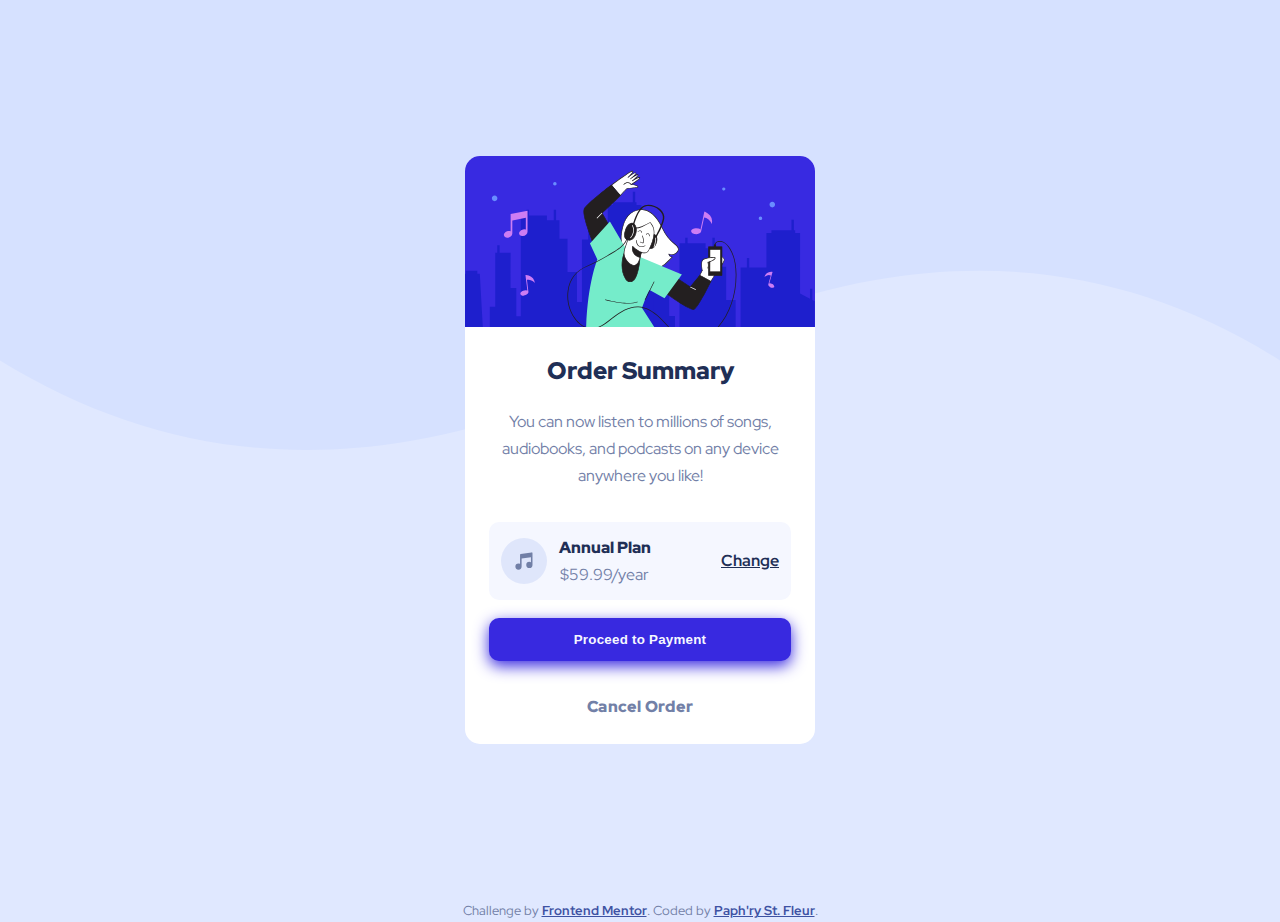
<file: 1.Starter/1_Order-summary-component-main/order-summary-component-main/index.html>
<!DOCTYPE html>
<html lang="en">
<head>
  <meta charset="UTF-8">
  <meta name="viewport" content="width=device-width, initial-scale=1.0"> 
  <meta name="description" content="Order summary component -  Flex Card">
  <meta name="keywords" content="HTML, CSS - Newbie">
  <meta name="author" content="Paphery - Paphdev">
  <!-- displays site properly based on user's device -->
  <link rel="icon" type="image/png" sizes="32x32" href="./images/favicon-32x32.png">
  <title>Order summary card</title>
  <!-- Styles -->
  <link rel="stylesheet" href="styles.css">
  <style>
    .attribution { font-size: 13px; text-align: center; }
    .attribution a { color: hsl(228, 45%, 44%);
                      transition: all 0.3s linear;
                    font-weight: 700; }
    .attribution a:hover{color:crimson;}
  </style>
</head>

<body>
<div class="container">
  <section class="wrapper">
    <div class="card">
      <!-- Card Image/Header -->
      <div class="card-img">
        <img src="./images/illustration-hero.svg" alt="Hero" class="hero-img">
      </div>
      <!-- Card Body -->
      <div class="card-body">
        <div class="title">
          <h2>
            Order Summary
          </h2>
        </div>
        <div class="description">
          <p>
            You can now listen to millions of songs, audiobooks, and podcasts on any
            device anywhere you like!
          </p>
        </div>
        <div class="annual-plan">
          <div class="plans">
            <img src="./images/icon-music.svg" alt="Icon Music" class="icon-music">
            <div class="plan">
              <p>Annual Plan</p>
              <p>$59.99/year</p>
            </div>
          </div>
          <div class="change">
            <p>Change</p>
          </div>
        </div>
        <button type="button" class="btn">
          Proceed to Payment
        </button>
        <div class="cancel">
          <p>Cancel Order</p>
        </div>
      </div>
    </div>
  </section>
</div>

  <!-- Footer -->
  <div class="attribution">
    Challenge by <a href="https://www.frontendmentor.io?ref=challenge" target="_blank">Frontend Mentor</a>. 
    Coded by <a href="#">Paph'ry St. Fleur</a>.
  </div>
</body>
</html>
</file>
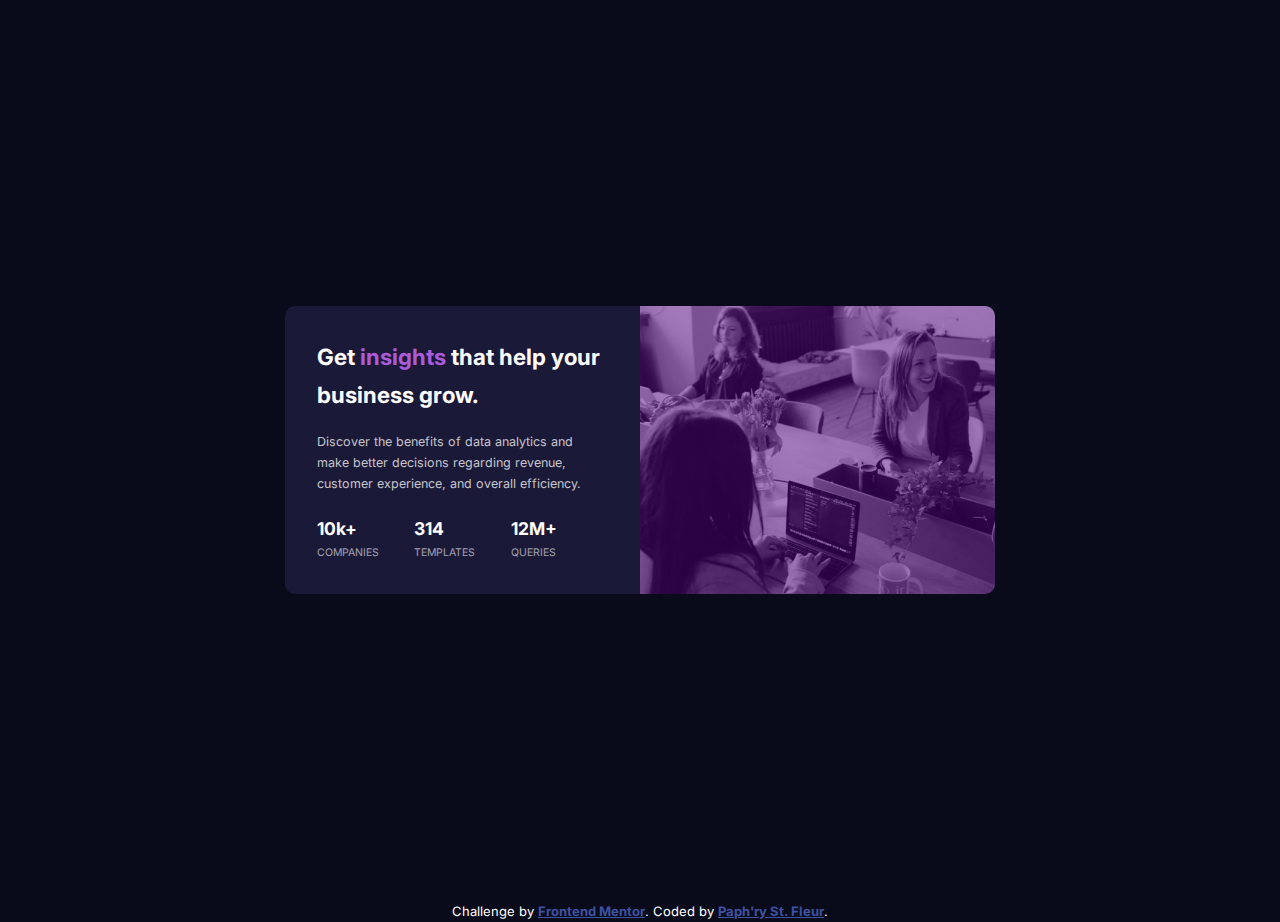
<file: 1.Starter/2_Stats-preview-card-component-main/stats-preview-card-component-main/index.html>
<!DOCTYPE html>
<html lang="en">
<head>
  <meta charset="UTF-8">
  <meta name="viewport" content="width=device-width, initial-scale=1.0"> 
  <meta name="description" content="Order summary component -  Using Grid">
  <meta name="keywords" content="HTML, CSS - Newbie">
  <meta name="author" content="Paphery - Paphdev">
  <!-- displays site properly based on user's device -->
  <link rel="icon" type="image/png" sizes="32x32" href="./images/favicon-32x32.png">
  <title>Stats preview card component</title>
    <style>
      .attribution {font-size: 13px; text-align: center;}
      .attribution a {color: hsl(228, 45%, 44%);
                      transition: all 0.3s linear;
                      font-weight: 700;}
      .attribution a:hover {
        color: crimson;
      }
    </style>
    <link rel="stylesheet" href="styles.css ">
</head>
<body>
  <div class="container">
    <section class="wrapper">
      <div class="card">
        <div class="card-img"></div>
        <div class="card-body">
          <!-- Title -->
          <div class="title">
            <h2>
              Get <span class="highlight">insights</span> that help your business grow.
            </h2>
          </div>
          <!-- Card Description -->
          <article class="card-description">
            <p>
              Discover the benefits of data analytics and make better decisions regarding revenue, customer 
              experience, and overall efficiency.
            </p>
          </article>
          <!-- Card Stats -->
          <div class="card-stats">
            <div class="companies">
              <h3>10k+</h3>
              <p>companies</p>
            </div>
            <div class="templates">
              <h3>314</h3>
              <p>templates</p>
            </div>
            <div class="queries">
              <h3>12M+</h3>
              <p>queries</p>
            </div>
          </div>
        </div>
      </div>
    </section>
  </div>

  <div class="attribution">
    Challenge by <a href="https://www.frontendmentor.io?ref=challenge" target="_blank">Frontend Mentor</a>. 
    Coded by <a href="#">Paph'ry St. Fleur</a>.
  </div>
</body>
</html>
</file>
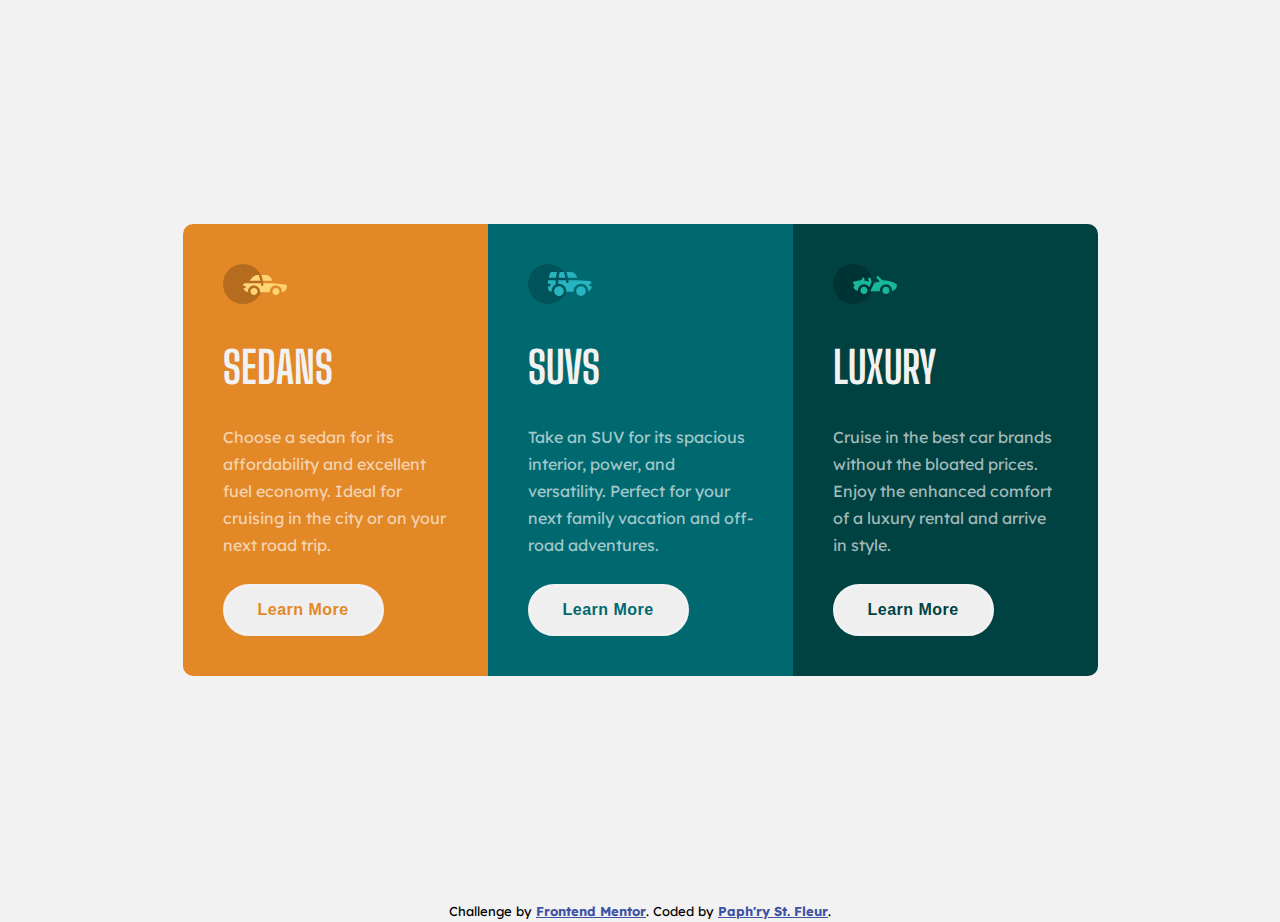
<file: 1.Starter/4_3-Column-preview-card-component-main/3-column-preview-card-component-main/index.html>
<!DOCTYPE html>
<html lang="en">
<head>
  <meta charset="UTF-8">
  <meta name="viewport" content="width=device-width, initial-scale=1.0"> 
  <meta name="description" content="3-column preview card component using Flex">
  <meta name="keywords" content="HTML, CSS - Newbie">
  <meta name="author" content="Paphery - Paphdev">
  <!-- displays site properly based on user's device -->
  <link rel="icon" type="image/png" sizes="32x32" href="./images/favicon-32x32.png">
  <title>3-column preview card component</title>

  <!-- Feel free to remove these styles or customise in your own stylesheet 👍 -->
<style>
    .attribution { font-size: 13px; text-align: center; }
    .attribution a { color: hsl(228, 45%, 44%);
                      transition: all 0.3s linear;
                    font-weight: 700; }
    .attribution a:hover{color:crimson;}
  </style>
  <link rel="stylesheet" href="styles.css">
</head>
<body>
  <main class="container">
    <section class="wrapper">

      <!-- Single Card -->
      <div class="card card-sedans">
        <div class="card-header">
          <div class="card-img">
            <img src="./images/icon-sedans.svg" alt="Sedans" class="photo-sedans">
          </div>
          <div class="card-title">
            <h1>Sedans</h1>
          </div>
        </div>
        <div class="card-body">
          <p class="lead">
            Choose a sedan for its affordability and excellent fuel economy. Ideal for cruising in the city or on your next road trip.
          </p>
        </div>
        <div class="card-footer">
          <button type="button" class="btn btn-sedans">learn more</button>
        </div>
      </div>
      <!-- End of Single Card -->
      
      <!-- Single Card -->
      <div class="card card-suvs">
        <div class="card-header">
          <div class="card-img">
            <img src="./images/icon-suvs.svg" alt="SUVs" class="photo-suv">
          </div>
          <div class="card-title">
            <h1>SUVs</h1>
          </div>
        </div>
        <div class="card-body">
          <p class="lead">
            Take an SUV for its spacious interior, power, and versatility. Perfect for your next family vacation
            and off-road adventures.
          </p>
        </div>
        <div class="card-footer">
          <button type="button" class="btn btn-suvs">learn more</button>
        </div>
      </div>
      <!-- End of Single Card -->
      
      <!-- Single Card -->
      <div class="card card-luxury">
        <div class="card-header">
          <div class="card-img">
            <img src="./images/icon-luxury.svg" alt="Luxury" class="photo-luxury">
          </div>
          <div class="card-title">
            <h1>Luxury</h1>
          </div>
        </div>
        <div class="card-body">
          <p class="lead">
            Cruise in the best car brands without the bloated prices. Enjoy the enhanced comfort of a luxury rental and arrive in
            style.
          </p>
        </div>
        <div class="card-footer">
          <button type="button" class="btn btn-luxury">learn more</button>
        </div>
      </div>
      <!-- End of Single Card -->

    </section>
  </main>
  <div class="attribution">
    Challenge by <a href="https://www.frontendmentor.io?ref=challenge" target="_blank">Frontend Mentor</a>. 
    Coded by <a href="#">Paph'ry St. Fleur</a>.
  </div>
</body>
</html>
</file>
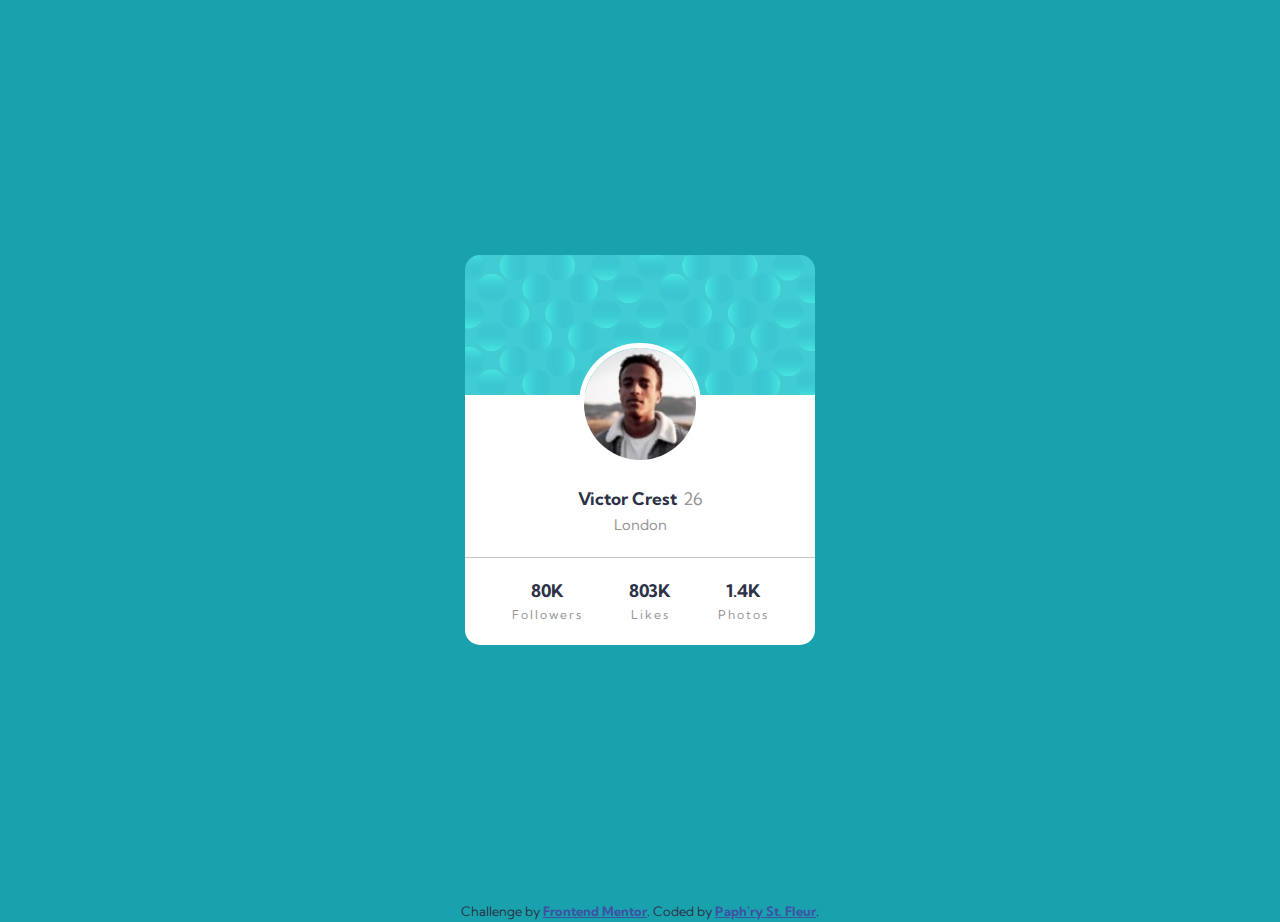
<file: 1.Starter/5-Profile-card-component-main/profile-card-component-main/index.html>
<!DOCTYPE html>
<html lang="en">
<head>
  <meta charset="UTF-8">
  <meta name="viewport" content="width=device-width, initial-scale=1.0"> 
  <meta name="description" content="Responsive Profile card component">
  <meta name="keywords" content="HTML, CSS - Newbie">
  <meta name="author" content="Paphery - Paphdev">
  <!-- displays site properly based on user's device -->
  <link rel="icon" type="image/png" sizes="32x32" href="./images/favicon-32x32.png">
  <title>Profile card component</title>

  <!-- Feel free to remove these styles or customise in your own stylesheet 👍 -->
  <style>
    .attribution { font-size: 13px; text-align: center; }
    .attribution a { color: hsl(228, 45%, 44%);
                      transition: all 0.3s linear;
                    font-weight: 700; }
    .attribution a:hover{color:crimson;}
  </style>
  <link rel="stylesheet" href="styles.css">
</head>
<body>
  <div class="container">
    <div class="pattern-top">
      <!-- <img src="./images/bg-pattern-top.svg" alt=""> -->
    </div>
    <!-- <img src="./images/bg-pattern-top.svg" alt="" class="pattern-top"> -->
    <div class="wrapper">
      <div class="card">
        <!-- Header -->
        <div class="card-header">
          <img src="./images/bg-pattern-card.svg" alt="Backgeound Pattern" class="bg-pattern">
        </div>
        <!-- Body -->
        <div class="card-body">
          <img src="./images/image-victor.jpg" alt="Card Image" class="card-photo">
          <div class="card-title">
            <p class="lead">Victor Crest <span class="age">26</span></p>
            <p class="city">London</p>
          </div>
        </div>
        <!-- Footer -->
        <div class="card-footer">
          <div class="card-stats" id="followers">
            <p class="stats">80K</p>
            <p>Followers</p>
          </div>
          <div class="card-stats" id="likes">
            <p class="stats">803K</p>
            <p>Likes</p>
          </div>
          <div class="card-stats" id="photos">
            <p class="stats">1.4K</p>
            <p>Photos</p>
          </div>
        </div>
      </div>
    </div>
    <div class="pattern-bottom"></div>
  </div>
  <div class="attribution">
    Challenge by <a href="https://www.frontendmentor.io?ref=challenge" target="_blank">Frontend Mentor</a>. 
    Coded by <a href="#">Paph'ry St. Fleur</a>.
  </div>
</body>
</html>
</file>
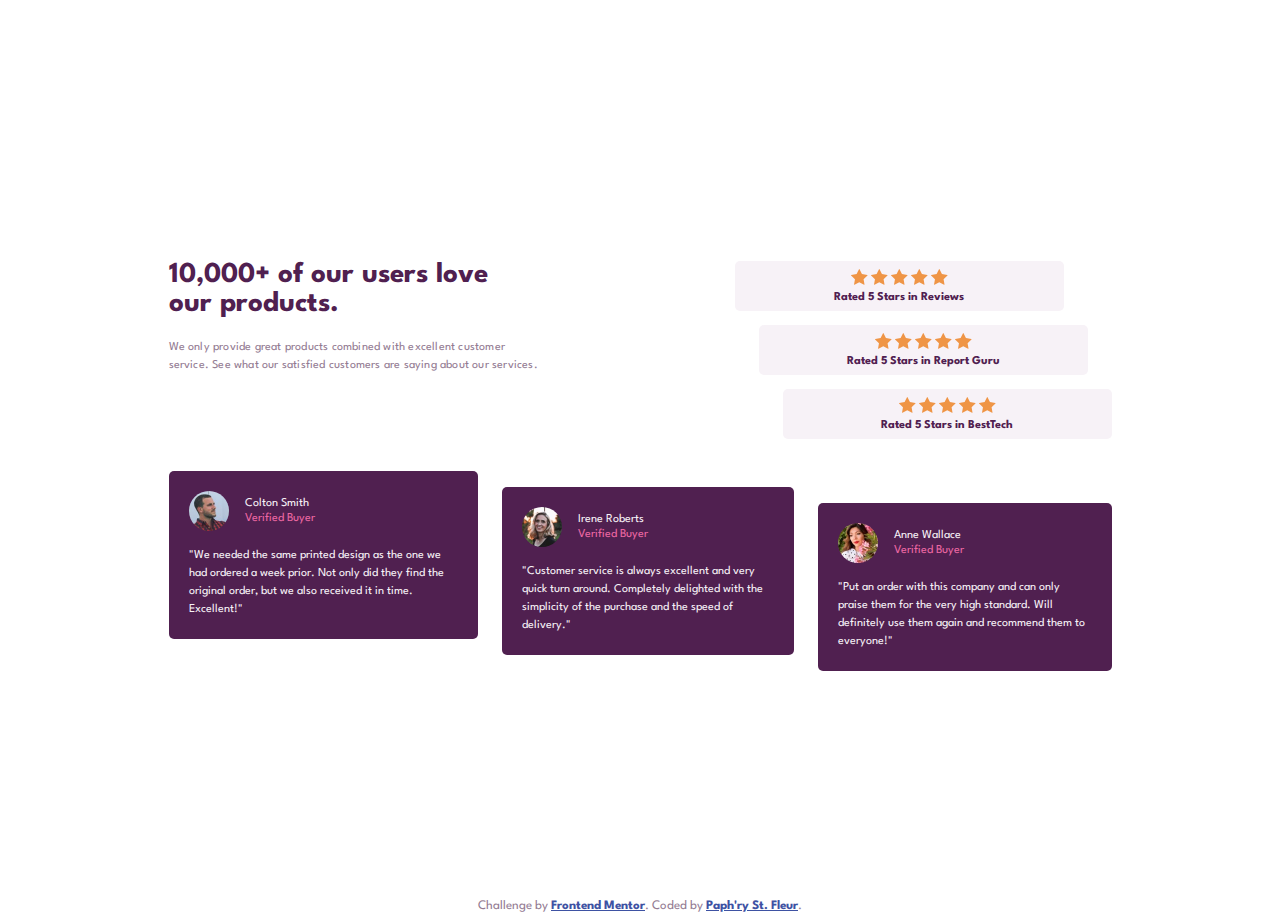
<file: 1.Starter/6_Social-proof-section-master/social-proof-section-master/index.html>
<!DOCTYPE html>
<html lang="en">
  <head>
    <meta charset="UTF-8" />
    <meta name="viewport" content="width=device-width, initial-scale=1.0" />
    <meta name="description" content="Social proof section using flex">
    <meta name="keywords" content="HTML, CSS - Newbie">
    <meta name="author" content="Paphery - Paphdev">
    <!-- displays site properly based on user's device -->

    <link
      rel="icon"
      type="image/png"
      sizes="32x32"
      href="./images/favicon-32x32.png"
    />

    <title>Frontend Mentor | Social proof section</title>

    <!-- Feel free to remove these styles or customise in your own stylesheet 👍 -->
    <style>
    .attribution { font-size: 13px; text-align: center; }
    .attribution a { color: hsl(228, 45%, 44%);
                      transition: all 0.3s linear;
                    font-weight: 700; }
    .attribution a:hover{color:crimson;}
  </style>
  <link rel="stylesheet" href="styles.css">
  </head>
  <body>
    <main class="container">
      <section class="section-center">
        <article class="header">
          
           <!-- Intro -->
          <div class="intro">
            <div class="title">
              <h1>
                10,000+ of our users love our products.
              </h1>
            </div>
            <div class="txt-intro">
              <p>
                We only provide great products combined with excellent customer service.
                See what our satisfied customers are saying about our services.
              </p>
            </div>
          </div>

          <!-- Reviews -->
          <div class="reviews">
            <!-- Review -->
            <div class="review top-review">
              <div class="icon-stars">
                <img src="./images/icon-star.svg" alt="Icon Star" class="icon-star">
                <img src="./images/icon-star.svg" alt="Icon Star" class="icon-star">
                <img src="./images/icon-star.svg" alt="Icon Star" class="icon-star">
                <img src="./images/icon-star.svg" alt="Icon Star" class="icon-star">
                <img src="./images/icon-star.svg" alt="Icon Star" class="icon-star">
              </div>
              <p class="comment">Rated 5 Stars in Reviews</p>
            </div>
            <!-- End of review -->
            <!-- Review -->
            <div class="review mid-review">
              <div class="icon-stars">
                <img src="./images/icon-star.svg" alt="Icon Star" class="icon-star">
                <img src="./images/icon-star.svg" alt="Icon Star" class="icon-star">
                <img src="./images/icon-star.svg" alt="Icon Star" class="icon-star">
                <img src="./images/icon-star.svg" alt="Icon Star" class="icon-star">
                <img src="./images/icon-star.svg" alt="Icon Star" class="icon-star">
              </div>
              <p class="comment">Rated 5 Stars in Report Guru</p>
            </div>
            <!-- End of review -->
            <!-- Review -->
            <div class="review">
              <div class="icon-stars">
                <img src="./images/icon-star.svg" alt="Icon Star" class="icon-star">
                <img src="./images/icon-star.svg" alt="Icon Star" class="icon-star">
                <img src="./images/icon-star.svg" alt="Icon Star" class="icon-star">
                <img src="./images/icon-star.svg" alt="Icon Star" class="icon-star">
                <img src="./images/icon-star.svg" alt="Icon Star" class="icon-star">
              </div>
              <p class="comment">Rated 5 Stars in BestTech</p>
            </div>
            <!-- End of review -->
          </div>
        </article>

        <!-- Cards -->
        <article class="cards-wrapper">
          <!-- Single card -->
          <div class="card">
            <div class="profile">
              <img src="./images/image-colton.jpg" alt="Colton image" class="card-photo">
              <div class="identity">
                <p>Colton Smith</p>
                <p class="role">Verified Buyer</p>
              </div>
            </div>
            <div class="description">
              <p>
                "We needed the same printed design as the one we had ordered a week prior.
                Not only did they find the original order, but we also received it in time.
                Excellent!"
              </p>
            </div>
          </div>
          <!-- End of single card -->
          <!-- Single card -->
          <div class="card card-two">
            <div class="profile">
              <img src="./images/image-irene.jpg" alt="Irene image" class="card-photo">
              <div class="identity">
                <p>Irene Roberts</p>
                <p class="role">Verified Buyer</p>
              </div>
            </div>
            <div class="description">
              <p>
                "Customer service is always excellent and very quick turn around. Completely
                delighted with the simplicity of the purchase and the speed of delivery."
              </p>
            </div>
          </div>
          <!-- End of single card -->
          <!-- Single card -->
          <div class="card card-three">
            <div class="profile">
              <img src="./images/image-anne.jpg" alt="Anne image" class="card-photo">
              <div class="identity">
                <p>Anne Wallace</p>
                <p class="role">Verified Buyer</p>
              </div>
            </div>
            <div class="description">
              <p>
                "Put an order with this company and can only praise them for the very high
                standard. Will definitely use them again and recommend them to everyone!"
              </p>
            </div>
          </div>
          <!-- End of single card -->
        </article>
      </section>
    </main>

    <div class="attribution">
      Challenge by
      <a href="https://www.frontendmentor.io?ref=challenge" target="_blank"
        >Frontend Mentor</a
      >. Coded by <a href="#">Paph'ry St. Fleur</a>.
    </div>
  </body>
</html>
</file>
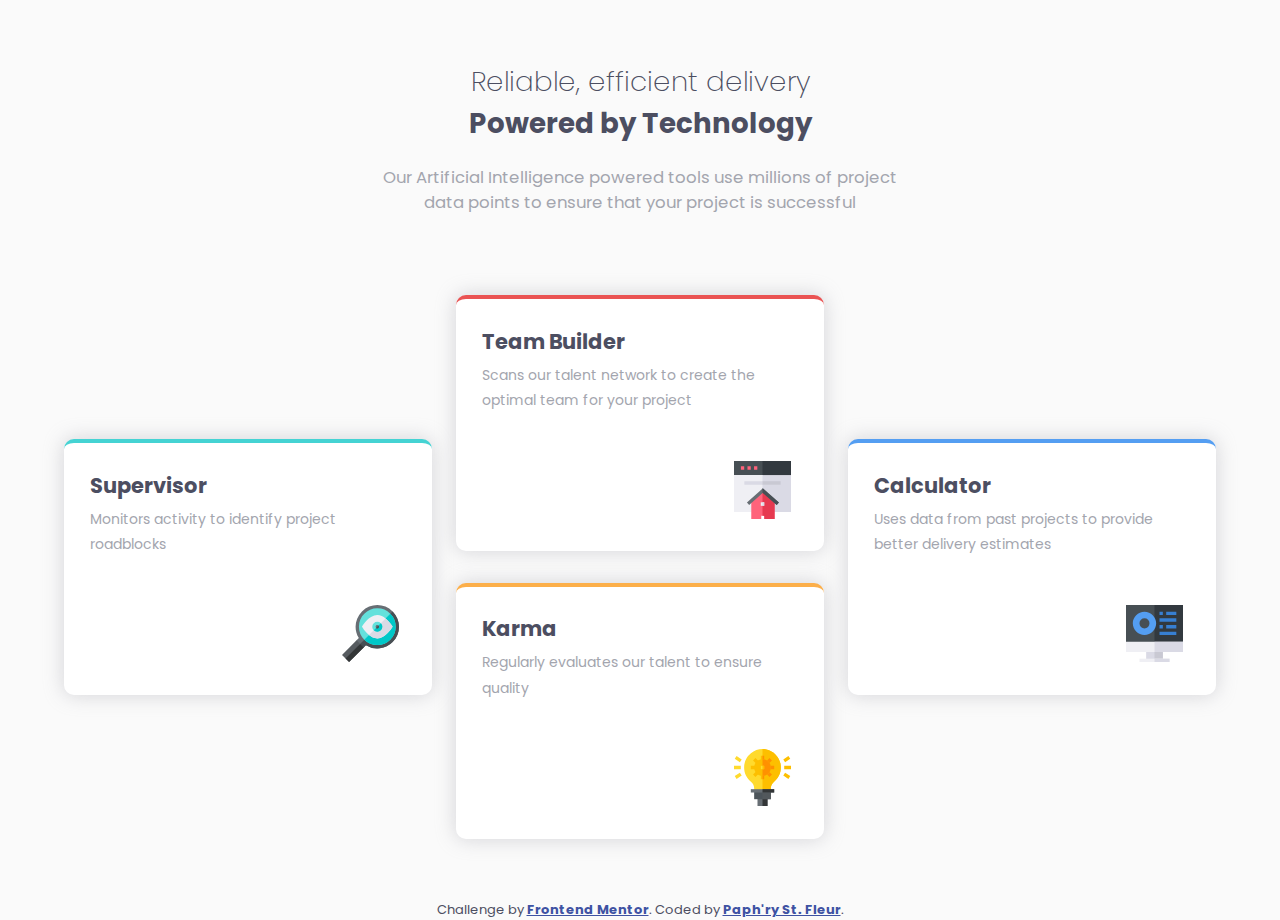
<file: 1.Starter/7_Four-card-feature-section-master/four-card-feature-section-master/index.html>
<!DOCTYPE html>
<html lang="en">
<head>
  <meta charset="UTF-8">
  <meta name="viewport" content="width=device-width, initial-scale=1.0">
  <meta name="description" content="Four card feature section using Grid">
  <meta name="keywords" content="HTML, CSS - Newbie">
  <meta name="author" content="Paphery - Paphdev">
  <!-- displays site properly based on user's device -->
  <link rel="icon" type="image/png" sizes="32x32" href="./images/favicon-32x32.png">
  <title>Frontend Mentor | Four card feature section</title>

  <!-- Feel free to remove these styles or customise in your own stylesheet 👍 -->
  <style>
    .attribution { font-size: 13px; text-align: center; }
    .attribution a { color: hsl(228, 45%, 44%);
                      transition: all 0.3s linear;
                    font-weight: 700; }
    .attribution a:hover{color:crimson;}
  </style>
  <link rel="stylesheet" href="styles.css">
</head>
<body class="main">
  <div class="container">
    <div class="section-center">
      <!-- Header -->
      <div class="header">
        <div class="titles">
          <h1 class="title light-title">
            Reliable, efficient delivery
          </h1>
          <h1 class="title bold-title">
            Powered by Technology
          </h1>
        </div>
        <div class="txt-intro">
          <p>
            Our Artificial Intelligence powered tools use millions of project data points 
            to ensure that your project is successful
          </p>
        </div>
      </div>
  
      <!-- Cards -->
      <div class="cards-wrapper">
  
        <!-- Single Card -->
        <div class="card card-top">
          <div class="card-header">
            <h2 class="card-title">
              Supervisor
            </h2>
            <p class="card-txt">
              Monitors activity to identify project roadblocks
            </p>
          </div>
          <div class="card-footer">
            <img src="./images/icon-supervisor.svg" alt="Supervisor" class="card-img">
          </div>
        </div>
        <!-- End Single Card -->
  
        <!-- Middle cards -->
        <div class="middle-cards-wrapper">
  
          <!-- Single Card -->
          <div class="card">
            <div class="card-header">
              <h2 class="card-title">
                Team Builder
              </h2>
              <p class="card-txt">
                Scans our talent network to create the optimal team for your project
              </p>
            </div>
            <div class="card-footer">
              <img src="./images/icon-team-builder.svg" alt="Team Builder" class="card-img">
            </div>
          </div>
          <!-- End Single Card -->
  
          <!-- Single Card -->
          <div class="card">
            <div class="card-header">
              <h2 class="card-title">
                Karma
              </h2>
              <p class="card-txt">
                Regularly evaluates our talent to ensure quality
              </p>
            </div>
            <div class="card-footer">
              <img src="./images/icon-karma.svg" alt="Karma" class="card-img">
            </div>
          </div>
          <!-- End Single Card -->
        </div>
        <!-- End of Middle cards -->
  
        <!-- Single Card -->
        <div class="card card-bottom">
          <div class="card-header">
            <h2 class="card-title">
              Calculator
            </h2>
            <p class="card-txt">
              Uses data from past projects to provide better delivery estimates
            </p>
          </div>
          <div class="card-footer">
            <img src="./images/icon-calculator.svg" alt="Calculator" class="card-img">
          </div>
        </div>
        <!-- End Single Card -->
      </div>
    </div>
  </div>
  <footer>
    <p class="attribution">
      Challenge by <a href="https://www.frontendmentor.io?ref=challenge" target="_blank">Frontend Mentor</a>. 
      Coded by <a href="#">Paph'ry St. Fleur</a>.
    </p>
  </footer>
</body>
</html>
</file>
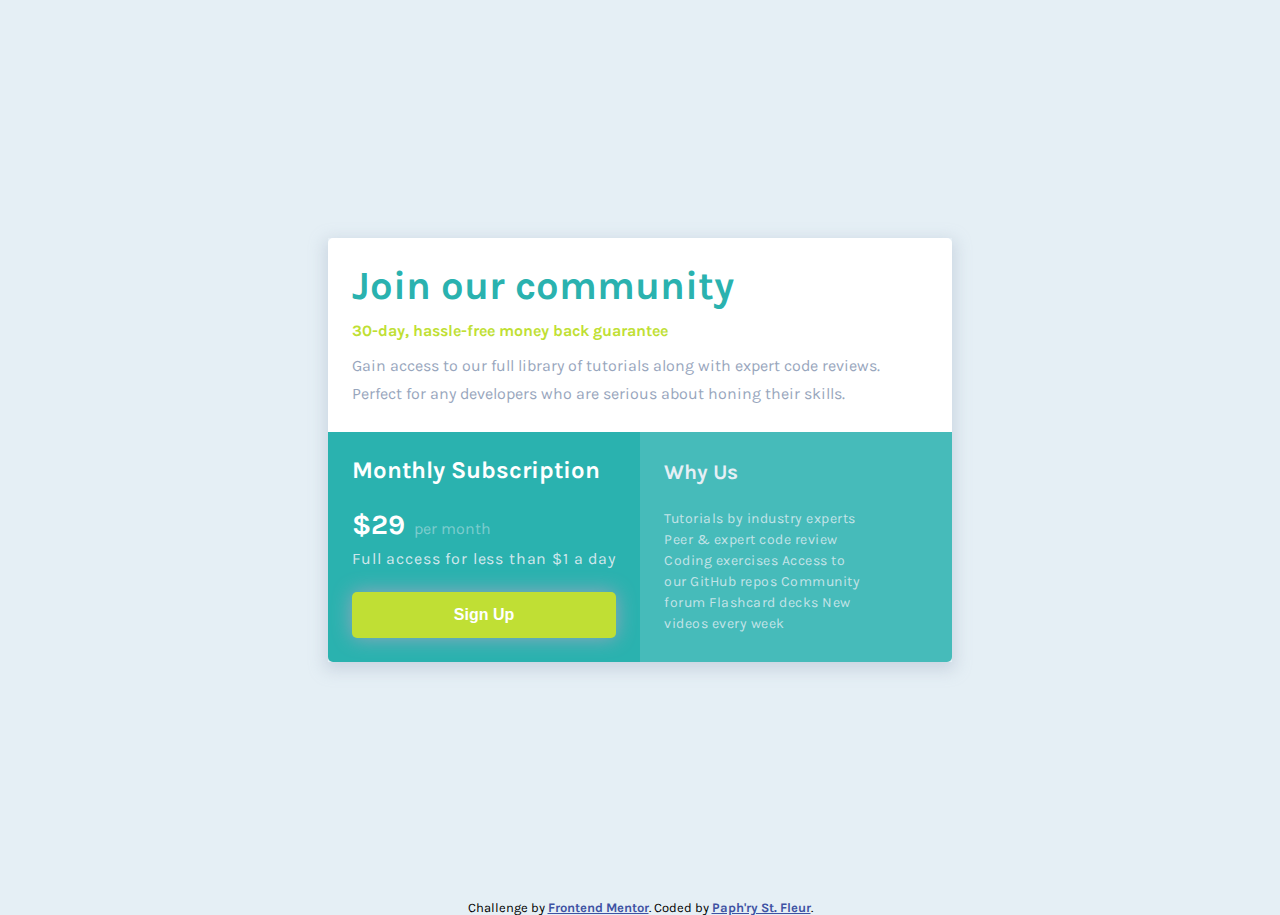
<file: 1.Starter/8_Single-price-grid-component-master/single-price-grid-component-master/index.html>
<!DOCTYPE html>
<html lang="en">
<head>
  <meta charset="UTF-8">
  <meta name="viewport" content="width=device-width, initial-scale=1.0">
  <meta name="description" content="Single price grid component">
  <meta name="keywords" content="HTML, CSS - Newbie">
  <meta name="author" content="Paphery - Paphdev">
  <!-- displays site properly based on user's device -->

  <link rel="icon" type="image/png" sizes="32x32" href="./images/favicon-32x32.png">
  
  <title>Frontend Mentor | Single Price Grid Component</title>

  <!-- Feel free to remove these styles or customise in your own stylesheet 👍 -->
  <style>
    .attribution { font-size: 13px; text-align: center; }
    .attribution a { color: hsl(228, 45%, 44%);
                      transition: all 0.3s linear;
                    font-weight: 700; }
    .attribution a:hover{color:crimson;}
  </style>
  <!-- CSS -->
  <link rel="stylesheet" href="styles.css">
</head>
<body>
  <div class="container">
    <section class="card-wrapper">

                         <!-- CARD INIT -->
      <div class="card">
        <!-- Card Header -->
        <article class="card-header">
          <h1 class="title">
            Join our community
          </h1>
          <p class="lead txt-promo">
            30-day, hassle-free money back guarantee
          </p>
          <p class="lead card-txt">
            Gain access to our full library of tutorials along with expert code reviews. 
            Perfect for any developers who are serious about honing their skills.
          </p>
        </article>
        <!-- End of Card Header -->

        <!-- Card Bottom -->
        <article class="card-bottom">
          <!-- Left Side -->
          <div class="left-side">
            <h2 class="title">
              Monthly Subscription
            </h2>
            <div class="subscription">
              <p class="lead">
                <span class="price">&dollar;29</span> <span class="light-lead">per month</span>
              </p>
              <p class="lead">
                Full access for less than &dollar;1 a day
              </p>
            </div>
            <button type="button" class="btn">Sign Up</button>
          </div>
          <!-- Right Side -->
          <div class="right-side">
            <h2 class="title">
              Why Us
            </h2>
            <p class="lead">
              Tutorials by industry experts
              Peer &amp; expert code review
              Coding exercises
              Access to our GitHub repos
              Community forum
              Flashcard decks
              New videos every week
            </p>
          </div>
        </article>
        <!-- End of Card Bottom -->
      </div>

    </section>
  </div>
  <footer>
    <p class="attribution">
      Challenge by <a href="https://www.frontendmentor.io?ref=challenge" target="_blank">Frontend Mentor</a>. 
      Coded by <a href="#">Paph'ry St. Fleur</a>.
    </p>
  </footer>
</body>
</html>
</file>
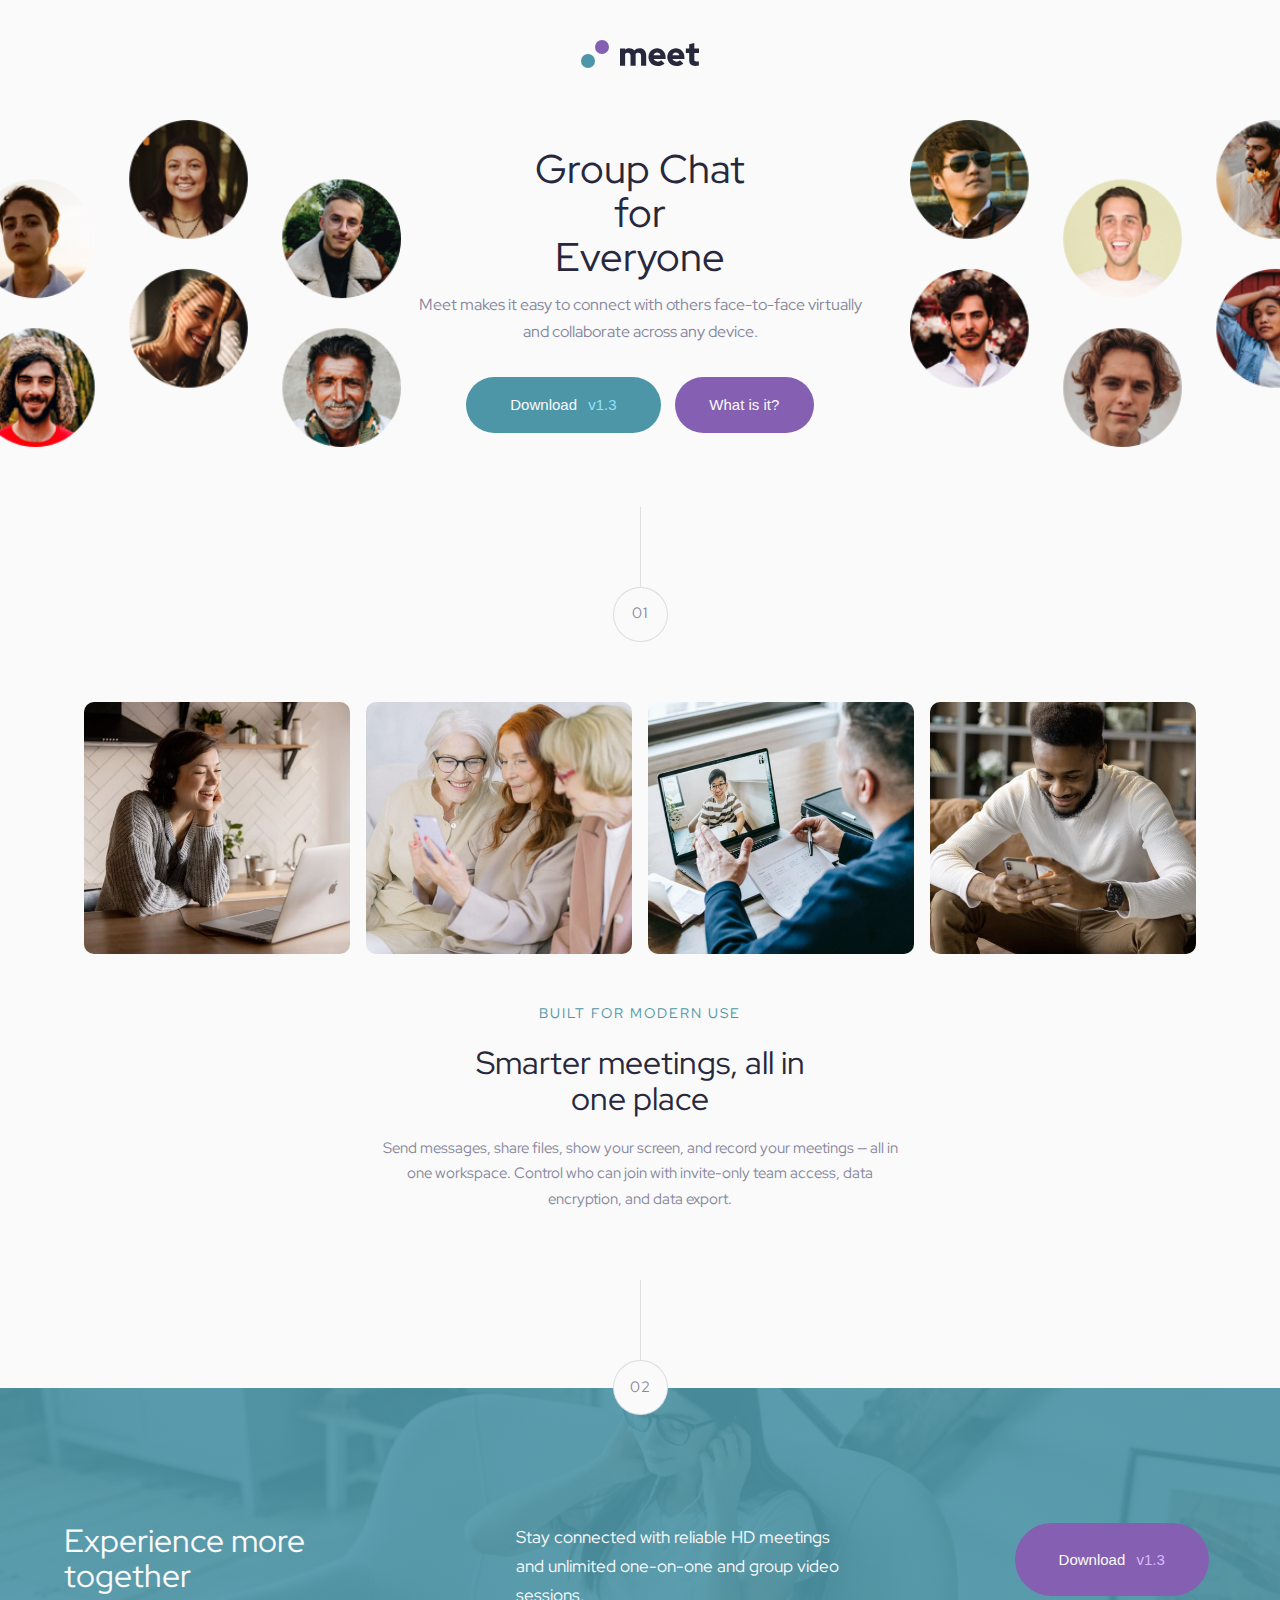
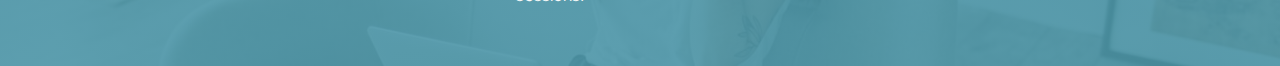
<file: 1.Starter/3_Meet-landing-page/meet-landing-page/starter-code/index.html>
<!DOCTYPE html>
<html lang="en">
<head>
  <meta charset="UTF-8">
  <meta name="viewport" content="width=device-width, initial-scale=1.0">
  <meta name="description" content="Meet landing page - Responsive Flex">
  <meta name="keywords" content="HTML, CSS - Newbie">
  <meta name="author" content="Paphery - Paphdev">
  <link rel="icon" type="image/png" sizes="32x32" href="./assets/favicon-32x32.png">
  <title>Meet landing page</title>
  <link rel="stylesheet" href="styles.css">
</head>
<body>
  <!-- Title -->
  <section class="main-logo section">
    <img src="./assets/logo.svg" alt="" class="logo">
  </section>

  <!-- Header -->
  <section class="header section">
    <div class="hero-img-left">
      <img src="./assets/desktop/image-hero-left.png" alt="Hero Image Left" class="img-hero-left-side">
    </div>
    <div class="people-img-mobile section">
      <img src="./assets/tablet/image-hero.png" alt="Image Hero" class="img-hero">
    </div>
    <article class="group-chat">
      <div class="main-title">
        <h1>Group Chat for Everyone</h1>
      </div>
      <div class="chat-desc">
        <p>
          Meet makes it easy to connect with others face-to-face virtually and collaborate across any device.
        </p>
      </div>
      <div class="btn-section">
        <button type="button" class="btn btn-blue">Download <span class="btn-neutral">v1.3</span></button>
        <button type="button" class="btn btn-purple">What is it?</button>
      </div>
    </article>
    <div class="hero-img-right">
      <img src="./assets/desktop/image-hero-right.png" alt="Hero Image Right" class="img-hero-right-side">
    </div>
  </section>

  <!-- Page Num -->
  <div class="pg-num mid-num">
    <div class="vert-line"></div>
    <div class="num">
      <p>01</p>
    </div>
  </div>
  
  <!-- Showroom -->
  <section class="showroom container">
    <img src="./assets/desktop/image-woman-in-videocall.jpg" alt="woman-in-videocall">
    <img src="./assets/desktop/image-women-videochatting.jpg" alt="women-videochatting">
    <img src="./assets/desktop/image-men-in-meeting.jpg" alt="men-in-meeting">
    <img src="./assets/desktop/image-man-texting.jpg" alt="man-texting">
  </section>

  <!-- Explore -->
  <section class="explore section-center">
    <div class="overline">
      <p>
        Built for modern use
      </p>
    </div>
    <h2 class="explore-title">
      Smarter meetings, all in one place
    </h2>
    <article class="body-text">
      <p>
        Send messages, share files, show your screen, and record your meetings — all in one 
        workspace. Control who can join with invite-only team access, data encryption, and data export.
      </p>     
    </article>
  </section>

  <!-- Footer -->
  <section class="footer section-center footer-center">
      <!-- Page Num -->
      <div class="pg-num footer-num">
        <div class="vert-line"></div>
        <div class="num">02</div>
      </div>
      <div class="footer-body container">
        <div class="left-title">
          <h2>
            Experience more together
          </h2>
        </div>
        <div class="footer-desc">
          <p>
            Stay connected with reliable HD meetings and unlimited one-on-one and group video sessions.
          </p>
        </div>
        <button type="button" class="btn btn-blue-bottom">Download <span class="btn-neutral-bottom">v1.3</span></button>
      </div>
  </section>
</body>
</html>
</file>
<file: 1.Starter/1_Order-summary-component-main/order-summary-component-main/styles.css>
@import url('https://fonts.googleapis.com/css2?family=Red+Hat+Display:wght@500;700;900&display=swap');

/* Variables */
:root {
    /* Primary Colors */
    --paleBlue: hsl(225, 100%, 94%);
    --brightBlue: hsl(245, 75%, 52%);

    /* Neutral */
    --veryPaleBlue: hsl(225, 100%, 98%);
    --desaturatedBlue: hsl(224, 23%, 55%);
    --darkBlue: hsl(223, 47%, 23%);
}

* {
    box-sizing: border-box;
    padding: 0;
    margin: 0;
}

body {
    font-family: 'Red Hat Display', sans-serif;
    background: var(--paleBlue);
    /* font-size: 1rem; */
    font-size: calc(0.865rem + (1 - 0.86 5) * ((100vw - 375px) / (3000 - 375)));
    line-height: 1.70;
    color: var(--desaturatedBlue);
    /* overflow-x: hidden; */
}

img {
    display: block;
    width: 100%;
}

.container {
    /* width: 100vh; */
    margin: 0 auto;
    /* max-width: 1170px; */
    background: url('./images/pattern-background-desktop.svg');
    /* background-position: center; */
    background-size: 100% 50%;
    background-repeat: no-repeat;
}


@media screen and (max-width:460px) {
    .container {
        background: url('./images/pattern-background-mobile.svg');
        background-repeat: no-repeat;
        /* background-position: center; */
        background-size: 100% 50%;
    }
}

.wrapper {
    display: flex;
    justify-content: center;
    align-items: center;
    min-height: 100vh;
    min-width: 100wv;
    padding-left: 2rem;
    padding-right: 2rem;
}

.card {
    background: #fff;
    border-radius: 15px;
    text-align: center;
    max-width: 350px;
}

.hero-img {
    border-top-left-radius: 15px;
    border-top-right-radius: 15px;
}

.card-body {
    padding: 1.5rem;
}

.title h2 {
    color: var(--darkBlue);
    font-weight: 900;
    margin-bottom: 1rem;
}

.description {
    margin-bottom: 2rem;
}

.icon-music {
    width: calc(40px + (50 - 40) * ((100vw - 375px) / (2000 - 375)));
    margin-right: 0.75rem;
}

.annual-plan {
    display: flex;
    justify-content: space-between;
    align-items: center;
    background: var(--veryPaleBlue);
    padding: 0.75rem;
    border-radius: 10px;
    margin-bottom: 1.15rem;
}

.plans {
    display: flex;
    align-items: center;
    justify-content: space-between;
    /* font-size: 0.875rem; */
}

.plan p:first-child {
    color: var(--darkBlue);
    font-weight: 900;
}

.change p {
    color: var(--darkBlue);
    font-weight: 700;
    text-decoration: underline;
    cursor: pointer;
    transition: all 0.3s ease-in-out;
}

.change p:hover {
    text-decoration: none;
    color: var(--desaturatedBlue);
}

.btn {
    width: 100%;
    padding: 0.85rem 0;
    color: var(--veryPaleBlue);
    background: var(--brightBlue);
    border-radius: 10px;
    border: none;
    margin-bottom: 2rem;
    font-weight: 800;
    box-shadow: 0 5px 15px hsl(245, 75%, 52%);
    letter-spacing: 0.25px;
    cursor: pointer;
    transition: all 0.3s ease-in-out;
}

.btn:hover {
    background: var(--brightBlue);
    opacity: 0.75;
}

.cancel p {
    font-weight: 900;
    letter-spacing: 0.25px;
    cursor: pointer;
    transition: all 0.3s ease-in-out;
}

.cancel p:hover {
    color: var(--darkBlue);
    font-weight: 900;
}

@media screen and (max-width:360px) {
    .annual-plan {
        justify-content: center;
        flex-direction: column;
    }

    .plans {
        justify-content: center;
        flex-direction: column;
    }

    .icon-music {
        margin-right: 0;
        margin-bottom: 0.75rem;
    }

    .plan {
        margin-bottom: 0.75rem;
    }

    .btn {
        font-size: 0.75rem;
    }
}
</file>
<file: 1.Starter/2_Stats-preview-card-component-main/stats-preview-card-component-main/styles.css>
@import url('https://fonts.googleapis.com/css2?family=Inter:wght@400;700&family=Lexend+Deca&display=swap');


/* Variables */
:root {
    /* Fonts */
    --fontFamily1: 'Inter', sans-serif;
    --fontFamily2: 'Lexend Deca', sans-serif;
    /* Colors */
    /* Primary */
    --veryDarkBlue: hsl(233, 47%, 7%);
    /*(main background)*/
    --darkDesaturatedBlue: hsl(244, 38%, 16%);
    /*(card background)*/
    --softViolet: hsl(277, 64%, 61%);
    /*(accent)*/
    /* Neutral */
    --white: hsl(0, 0%, 100%);
    /*(main heading, stats)*/
    --slightlyTransparentWhiteParag: hsla(0, 0%, 100%, 0.75);
    /*(main paragraph)*/
    --slightlyTransparentWhite: hsla(0, 0%, 100%, 0.6);
    /*(stat headings)*/
}

* {
    box-sizing: border-box;
    padding: 0;
    margin: 0;
}

body {
    font-family: var(--fontFamily1);
    background: var(--veryDarkBlue);
    font-size: 15px;
    /* font-size: calc(0.875rem + (0.9375 - 0.875) * ((100vw - 375px) / (1500 - 375))); */
    line-height: 1.70;
    color: var(--white);
    /* overflow-x: hidden; */
}

img {
    display: block;
    width: 100%;
}

.container {
    display: flex;
    justify-content: center;
    align-items: center;
    min-height: 100vh;
}

.wrapper {
    padding: 2rem;
}

.card {
    background: var(--darkDesaturatedBlue);
    /* background:var(--softViolet); */
    text-align: center;
    max-width: 280px;
    border-radius: 10px;
}

.card-img {
    background: linear-gradient(rgba(81, 1, 131, 0.5), rgba(81, 1, 131, 0.5)), url('./images/image-header-mobile.jpg');
    background-position: center;
    background-size: cover;
    background-repeat: no-repeat;
    width: 100%;
    height: 230px;
    border-top-left-radius: 10px;
    border-top-right-radius: 10px;
}

.card-body {
    padding: 2rem;
}

/* Card Title */
.title {
    margin-bottom: 1rem;
}

.highlight {
    color: var(--softViolet);
}

/* Card Description */

.card-description {
    color: var(--slightlyTransparentWhiteParag);
    font-size: 12.5px;
    margin-bottom: 1.25rem;
}

/* Card Stats */
.card-stats {
    display: grid;
    grid-template-columns: 1fr;
    grid-row-gap: 1rem;
}

.card-stats p {
    text-transform: uppercase;
    color: var(--slightlyTransparentWhite);
    font-size: 10.5px;
}

/* Desktop */
@media screen and (min-width:768px) {
    .card {
        max-width: 710px;
        display: grid;
        grid-template-columns: 1fr 1fr;
        text-align: left;
    }


    .card-img {
        height: 100%;
        order: 2;
        border-top-left-radius: 0;
        border-bottom-right-radius: 10px;
    }

    .card-stats {
        display: grid;
        grid-template-columns: 1fr 1fr 1fr;
    }
}
</file>
<file: 1.Starter/4_3-Column-preview-card-component-main/3-column-preview-card-component-main/styles.css>
@import url('https://fonts.googleapis.com/css2?family=Big+Shoulders+Display:wght@700&family=Lexend+Deca&display=swap');

/* 
font-family: 'Big Shoulders Display', cursive;
font-family: 'Lexend Deca', sans-serif;

*/

/* Variables */
:root{
                /* Colors */
/* Primary */
--brightOrange: hsl(31, 77%, 52%);
--darkCyan: hsl(184, 100%, 22%);
--veryDarkCyan: hsl(179, 100%, 13%);

/* Neutral */
--transparentWhite : hsla(0, 0%, 100%, 0.75); /*(paragraphs)*/
--veryLightGray: hsl(0, 0%, 95%); /*(background, headings, buttons)*/
--transit: all 0.3s linear;

/* Fonts */
--primaryFont: 'Lexend Deca', sans-serif;
--secondaryFont: 'Big Shoulders Display', cursive; /*Headings*/
}

/* General */
*{
    box-sizing: border-box;
    padding: 0;
    margin: 0;
}

body{
    background: var(--veryLightGray);
    font-size: 15px;
    font-family: var(--primaryFont);
    line-height: 1.7;
}

.container{
    width: 90vw;
    margin: 0 auto;
    max-width: 1170px;
    min-height: 100vh;
    display: flex;
}

.wrapper{
    display: flex;
    flex-direction: column;
    justify-content: center;
    margin: auto;
    padding-top: 3rem;
    padding-bottom: 3rem;
}

.card{
    padding: 2.5rem;
    color: var(--veryLightGray);
    max-width: 320px;
}

.card-title h1{
    font-family: var(--secondaryFont);
    font-size: 2.75rem;
    text-transform: uppercase;
    margin: 1.15rem 0;
}

.lead{
    color: var(--transparentWhite);
    opacity: 0.85;
    margin-bottom: 1.5rem;
    font-size: 1rem;
}

.btn{
    padding: 0.875rem 2rem;
    border-radius: 50px;
    border: 3px solid hsl(0, 0%, 95%);
    font-size: 1rem;
    text-transform: capitalize;
    font-weight: 700;
    cursor: pointer;
    transition: var(--transit);
    letter-spacing: 0.5px;
}

.btn-sedans{
    color: var(--brightOrange);
}

.btn-suvs{
    color: var(--darkCyan);
}

.btn-luxury{
    color: var(--veryDarkCyan);
}

.btn:hover{
    background: none;
    color: var(--transparentWhite);
}

.card-sedans{
    background: var(--brightOrange);
    border-top-left-radius: 10px;
    border-top-right-radius: 10px;
}

.card-suvs{
    background: var(--darkCyan);
}

.card-luxury{
    background: var(--veryDarkCyan);
    border-bottom-left-radius: 10px;
    border-bottom-right-radius: 10px;
}

/* Desktop */
@media screen and (min-width:1024px) {
    .wrapper{
        flex-direction: row;
    }

    .card{
        max-width: 305px;
    }

    .card-sedans{
    border-top-left-radius: 10px;
    border-bottom-left-radius: 10px;
    border-top-right-radius: 0;
}

.card-luxury{
    border-bottom-left-radius: 0;
    border-top-right-radius: 10px;
    border-bottom-right-radius: 10px;
}

}
</file>
<file: 1.Starter/5-Profile-card-component-main/profile-card-component-main/styles.css>
@import url('https://fonts.googleapis.com/css2?family=Kumbh+Sans:wght@400;700&display=swap');

/* Variables */
:root {
    /* Colors */

    /* Primary */
    --darkCyan: hsl(185, 75%, 39%);
    --veryDarkDesaturatedBlue: hsl(229, 23%, 23%);
    --darkGrayishBlue: hsl(227, 10%, 46%);

    /* Neutral */
    --darkGray: hsl(0, 0%, 59%);

    /* Typography */
    --fontSizeNameStats: 18px;
}

* {
    box-sizing: border-box;
    margin: 0;
    padding: 0;
}

img {
    display: block;
    width: 100%;
}

body {
    font-family: 'Kumbh Sans', sans-serif;
    background: var(--darkCyan);
    line-height: 1.7;
    /* font-size: var(--fontSizeNameStats); */
    font-size: calc(15px + (19.20 - 15) * ((100vw - 375px) / (2000 - 375)));
    color: var(--veryDarkDesaturatedBlue);
    overflow-x: hidden;
    position: relative;
    /* display: flex;
    flex-direction: column;
    justify-content: center;
    align-items: center;
    min-height: 100vh; */
}

.container {
    width: 90vw;
    margin: 0 auto;
    max-width: 1170px;
    position: relative;
}

.wrapper {
    display: grid;
    /* flex-direction: column; */
    justify-content: center;
    align-items: center;
    min-height: 100vh;
}

.card {
    margin: 0 auto;
    max-width: 375px;
    border-radius: 10px;
}

.bg-pattern {
    border-top-left-radius: 15px;
    border-top-right-radius: 15px;
}

.card-body {
    display: flex;
    flex-direction: column;
    align-items: center;
    justify-content: center;
    background: #fff;
    border-bottom: 0.15px solid hsl(0, 5%, 78%);
    ;
}

.card-photo {
    object-fit: cover;
    width: 35%;
    border-radius: 50%;
    margin-top: -15%;
    border: 5px solid #fff;
    /* margin-bottom: 1.15rem; */
}

.card-title {
    margin-top: 1.15rem;
    margin-bottom: 1.15rem;
}

.lead {
    font-weight: 700;
}

.age {
    color: var(--darkGray);
    font-weight: 400;
    margin-left: 2px;
}

.city {
    text-align: center;
    font-size: calc(13px + (16 - 13) * ((100vw - 375px) / (2000 - 375)));
    color: var(--darkGray);
}

.card-footer {
    background: #fff;
    display: flex;
    justify-content: space-evenly;
    align-items: center;
    text-align: center;
    padding: 1.15rem 0;
    border-bottom-left-radius: 15px;
    border-bottom-right-radius: 15px;
}

.stats {
    font-weight: 700;
}

.card-stats p:last-child {
    letter-spacing: 2px;
    color: var(--darkGray);
    font-size: calc(10px + (14 - 10) * ((100vw - 375px) / (2000 - 375)));
}
</file>
<file: 1.Starter/6_Social-proof-section-master/social-proof-section-master/styles.css>
@import url('https://fonts.googleapis.com/css2?family=Spartan:wght@400;500;700&display=swap');

/* Variables */
:root {
    /* Colors */
    /* Primary */
    --veryDarkMagenta: hsl(300, 43%, 22%);
    --softPink: hsl(333, 80%, 67%);

    /* Neutral */
    --darkGrayishMagenta: hsl(303, 10%, 53%);
    --lightGrayishMagenta: hsl(300, 24%, 96%);
    --primaryWhite: hsl(0, 0%, 100%);

    /* Others */
    --transit: all 0.3s linear;
}

* {
    box-sizing: border-box;
    margin: 0;
    padding: 0;
}

body {
    /* font-size: calc(12px + (15 - 12) * ((100vw - 375px) / (2000 - 375))); */
    font-size: 12px;
    font-family: 'Spartan', sans-serif;
    /* line-height: 1.6; */
    background: var(--primaryWhite);
    color: var(--darkGrayishMagenta);
}

h1 {
    font-size: calc(1.75rem + (3 - 1.75) * ((100vw - 375px) / (1500 - 375)));
}

.container {
    width: 90vw;
    margin: 0 auto;
    max-width: 1170px;
}

.section-center {
    display: flex;
    flex-direction: column;
    justify-content: center;
    /* align-items: center; */
    min-height: 100vh;
    padding: 4rem 1rem;
    /* max-width: 320px; */
    margin: auto;
}

.header {
    text-align: center;
}

.title h1 {
    /* max-width: 250px; */
    margin: auto;
    color: var(--veryDarkMagenta);
    line-height: 1;
}

.txt-intro {
    margin: 1.25rem auto 2rem auto;
    line-height: 1.5;
    letter-spacing: 0.2px;
}

.reviews {
    display: flex;
    flex-direction: column;
    row-gap: 0.875rem;
    margin-bottom: 2rem;
}

.comment {
    color: var(--veryDarkMagenta);
    font-weight: 700;
    /* font-size: 12px; */
}

.review {
    display: flex;
    flex-direction: column;
    row-gap: 0.25rem;
    background: var(--lightGrayishMagenta);
    border-radius: 5px;
    padding-top: 0.5rem;
    padding-bottom: 0.5rem;
}

.cards-wrapper {
    display: flex;
    flex-direction: column;
    row-gap: 1.5rem;
}

.card {
    color: var(--lightGrayishMagenta);
    background: var(--veryDarkMagenta);
    border-radius: 5px;
    padding: 1.25rem;
}

.profile {
    display: flex;
    column-gap: 1rem;
    align-items: center;
    margin-bottom: 1rem;
}

.identity {
    display: flex;
    flex-direction: column;
    row-gap: 0.20rem;
}

.card-photo {
    width: 40px;
    border-radius: 50%;
}

.role {
    color: var(--softPink);
}

.description {
    line-height: 1.5;
}

/* Media - Small Screen */
@media screen and (max-width:889px) {
    .title h1 {
        max-width: 365px;
    }

    .txt-intro {
        max-width: 280px;
    }

}

/* Media - Large Screen */
@media screen and (min-width:890px) {
    .section-center{
        max-width: 975px;
    }

    .header {
        display: flex;
        justify-content: space-between;
    }

    .title, 
    .txt-intro{
        text-align: left;
        max-width: 320px;
    }

    .txt-intro{
        margin-bottom: 0;
    }

    .review{
        padding-left: 5.5rem;
        padding-right: 5.5rem;
    }

    .cards-wrapper{
        flex-direction: row;
        column-gap: 1.5rem;
    }

    .top-review{
        transform: translateX(-3rem);
    }

    .mid-review{
        transform: translateX(-1.5rem);
    }

    .txt-intro{
        /* margin: auto; */
        max-width: 375px;
    }

    .card-two{
        transform: translateY(1rem);
    }
    .card-three{
        transform: translateY(2rem);
    }
}
</file>
<file: 1.Starter/7_Four-card-feature-section-master/four-card-feature-section-master/styles.css>
@import url('https://fonts.googleapis.com/css2?family=Poppins:wght@200;400;600&display=swap');

/* Variables */
:root {
    /* Primary Colors */
    --primaryRed: hsl(0, 78%, 62%);
    --primaryCyan: hsl(180, 62%, 55%);
    --primaryOrange: hsl(34, 97%, 64%);
    --primaryBlue: hsl(212, 86%, 64%);

    /* Neutral */
    --veryDarkBlue: hsl(234, 12%, 34%);
    --grayishBlue: hsl(229, 6%, 66%);
    --veryLightGray: hsl(0, 0%, 98%);
}

/* General Settings */
* {
    box-sizing: border-box;
    margin: 0;
    padding: 0;
}

body {
    font-family: 'Poppins', sans-serif;
    background: var(--veryLightGray);
    color: var(--veryDarkBlue);
    font-size: calc(0.75rem + (4 - 0.75) * ((90vw - 375px) / (1750 - 375)));
}

.main {
    width: 90vw;
    margin: 0 auto;
    max-width: 1170px;
}

.container {
    display: flex;
    flex-direction: column;
    align-items: center;
    justify-content: center;
    min-height: 100vh;
}

/* Header */
.header {
    text-align: center;
    margin: auto;
    margin-bottom: 5rem;
    max-width: 520px;
}

.titles {
    margin-bottom: 1.25rem;
}

.light-title {
    font-weight: 200;
}

.txt-intro {
    font-size: calc(16px + (17 - 16) * ((90vw - 280px) / (1750 - 280)));
    color: var(--grayishBlue);
}

/* Cards */
.cards-wrapper {
    display: flex;
    flex-direction: column;
    row-gap: 2rem;
}

.middle-cards-wrapper {
    display: flex;
    flex-direction: column;
    row-gap: 2rem;
}

.card {
    display: grid;
    font-size: 0.875rem;
    background: #fff;
    border-radius: 10px;
    padding: 2rem;
    box-shadow: 0 0 20px 0px hsla(229, 6%, 66%, 0.45);
    ;
}

.card-top {
    border-top: 4px solid var(--primaryCyan);
}

.card-bottom {
    border-top: 4px solid var(--primaryBlue);
}

.middle-cards-wrapper .card:first-child {
    border-top: 4px solid var(--primaryRed);
}

.middle-cards-wrapper .card:last-child {
    border-top: 4px solid var(--primaryOrange);
}

.card-txt {
    font-size: 14px;
    margin: 0.375rem auto 3rem auto;
    line-height: 1.8;
    color: var(--grayishBlue);
}

.card-img {
    width: 90%;
}

.card-footer {
    justify-self: end;
}

/* Large Screen */
@media screen and (min-width:1024px) {
    .card{
        margin: auto;
        padding: 1.65rem;
    }
    .cards-wrapper{
        display: grid;
        grid-template-columns: repeat(3, 1fr);
        column-gap: 1.5rem;
    }
}
</file>
<file: 1.Starter/8_Single-price-grid-component-master/single-price-grid-component-master/styles.css>
@import url('https://fonts.googleapis.com/css2?family=Karla:wght@400;700&display=swap');

/* Variables */
:root {
    /* Colors */
    /* Primary */
    --PrimaryCyan: hsl(179, 62%, 43%);
    --primaryBrightYellow: hsl(71, 73%, 54%);

    /* Neutral */
    --lightGray: hsl(204, 43%, 93%);
    --grayishBlue: hsl(218, 22%, 67%);
}

/* General Settings */
* {
    box-sizing: border-box;
    margin: 0;
    padding: 0;
}

body {
    font-family: 'Karla', sans-serif;
    font-size: 0.875rem;
    background: var(--lightGray);
}

.container {
    width: 90vw;
    margin: 0 auto;
    max-width: 1170px;
}

.card-wrapper {
    display: flex;
    flex-direction: column;
    align-items: center;
    justify-content: center;
    min-height: 100vh;
    padding: 2rem 0.15rem;
}

/* Global Settings */
h1 {
    font-size: 1.75rem;
}

@media screen and (max-width:320px) {
    h1 {
        font-size: 1.33rem;
    }
}

@media screen and (min-width:800px) {
    body {
        font-size: 1rem;
    }

    h1 {
        font-size: 2.5rem;
    }
}

/* Card */
.card{
    box-shadow: 0 5px 15px 3px hsla(218, 22%, 67%, 0.35);
}


/* Header */
.card-header {
    background: hsl(0, 0%, 100%);
    padding: 1.5rem;
    border-top-left-radius: 5px;
    border-top-right-radius: 5px;
}

.card-header .title {
    color: var(--PrimaryCyan);
}

.txt-promo {
    margin: 1.5rem auto;
    font-weight: 700;
    font-size: 1rem;
    color: var(--primaryBrightYellow);
}

.card-header .lead:last-child {
    line-height: 1.75;
    color: var(--grayishBlue);
}

/* Bottom */
/* Left side */
.left-side {
    background: var(--PrimaryCyan);
    padding: 1.5rem;
    color: hsl(0, 0%, 100%);
    text-align: left;
    display: flex;
    flex-direction: column;
    justify-content: center;
}

.subscription {
    font-size: 1rem;
    margin: 1.5rem 0;
}

.lead .price {
    font-weight: 700;
    font-size: 1.75rem;
    margin-right: 5px;
}

.lead .light-lead {
    color: hsla(204, 43%, 93%, 0.45);
}

.subscription .lead:first-child {
    margin-bottom: 0.475rem;
}

.subscription .lead:last-child {
    letter-spacing: 0.85px;
    color: hsla(204, 43%, 93%, 0.90);
}

.btn {
    display: inline-block;
    padding-top: 0.875rem;
    padding-bottom: 0.875rem;
    color: hsl(0, 0%, 100%);
    background: var(--primaryBrightYellow);
    font-weight: 700;
    border: none;
    border-radius: 5px;
    font-size: 1rem;
    box-shadow: 0 0 20px 0px hsl(218, 22%, 67%);
    cursor: pointer;
    transition: all 0.3s linear;
}

.btn:hover {
    background: hsl(71, 61%, 52%);
}

/* Right Side */
.right-side {
    background: hsla(179, 62%, 43%, 0.85);
    padding: 1.5rem;
    color: hsl(204, 43%, 93%);
    border-bottom-left-radius: 5px;
    border-bottom-right-radius: 5px;
    display: flex;
    flex-direction: column;
    justify-content: center;
    font-size: 0.875rem;

}

.right-side .title {
    margin-bottom: 1.5rem;
}

.right-side .lead {
    letter-spacing: 0.5px;
    /* font-size: 1rem; */
    color: hsla(204, 43%, 93%, 0.80);
    line-height: 1.5;
    max-width: 185px;
}

/* Large Screen */
@media screen and (min-width:768px) {
    .card{
        display: flex;
        flex-direction: column;
    }

    .card-bottom{
        display: grid;
        grid-template-columns: 1fr 1fr;
    }

    .right-side .lead{
        max-width: 200px;
    }

    .card-header .lead:last-child{
        max-width: 540px;
    }

    .card-header .txt-promo{
        margin: 0.75rem auto;
    }

    .right-side{
        border-bottom-left-radius: 0;
    }

    .left-side{
         border-bottom-left-radius: 5px;
    }
}
</file>
<file: 1.Starter/3_Meet-landing-page/meet-landing-page/starter-code/styles.css>
@import url('https://fonts.googleapis.com/css2?family=Red+Hat+Display:wght@400;500;700&display=swap');

/* Variables */
:root {
    /* Primary Colors */
    --hippieBlue: rgb(77,150,168);
    --deluge: rgb(133,95,177);
    /* Headings & Paragraph */
    --ebonyClay: rgb(40,40,61); /*Headings*/
    --manatee: rgb(135,135,157); /*Paragraph*/
    /* Neutral */
    --malibu: rgb(143,227,249); /*Light Blue*/
    --mauve: rgb(217,184,255); /*Light Purple*/
    /* Background Color */
    --alabaster: rgb(250,250,250); /*Light background*/

    /* Typography */
    --primaryFont: 'Red Hat Display', sans-serif;

    /* General */
    --transit: all 0.3s linear;
}

                /* General Styles */
*{
    box-sizing: border-box;
    margin: 0;
    padding: 0;
}

body{
    font-family: var(--primaryFont);
    font-size: 15px;
    background: var(--alabaster);
    color: var(--manatee);
    line-height: 1.7; 
    overflow-x: hidden;
}

img:not(.logo){
    width: 100%;
    display: block;
}

.hero-img-left,
.hero-img-right{
    display: none;
}

.section{
    margin-bottom: 3.75rem;
}

.section-center{
    text-align: center;
    padding-left: 1.5rem;
    padding-right: 1.5rem;
}

                /* Logo */
.main-logo{
    display: flex;
    justify-content: center;
    align-items: center;
    margin: 2.5rem auto 3.25rem auto;
}

.img-hero{
    min-width: 110%;
    margin-left: -1rem;
    margin-right: -1rem;
}

                /* Header */
.group-chat{
    text-align: center;
}

.main-title h1{
    width: 70vw;
    margin: 0 auto;
    max-width: 230px;
    color: var(--ebonyClay);
    font-weight: 400;
    font-size: 40px;
    line-height: 1.10;
    margin-bottom: 0.75rem;
}

.chat-desc p{
    width: 85vw;
    margin: 0 auto;
    /* max-width: 700px; */
    max-width: 336px;
    font-size: 16px;
}

.btn-section{
    display: flex;
    flex-direction: column;
    /* row-gap: 0.75rem; */
    justify-content: center;
    align-items: center;
    margin-top: 2rem;
}

.btn{
    padding: 1.2rem 2.75rem;
    border-radius: 50px;
    margin-bottom: 0.875rem;
    border: none;
    color: var(--alabaster);
    font-size: 15px;
}

.btn-blue{
    background: var(--hippieBlue);
    transition: var(--transit);
    cursor: pointer;
}

.btn-blue-bottom{
    background: var(--deluge);
    transition: var(--transit);
    cursor: pointer;
}

.btn-blue:hover{
    opacity: 0.85;
    color: var(--alabaster);
}

.btn-purple{
    background: var(--deluge);
    padding-left: 2.15rem;
    padding-right: 2.15rem;
    cursor: pointer;
    transition: var(--transit);
}

.btn-purple:hover{
    opacity: 0.85;
    color: var(--alabaster);
}

.btn-neutral{
    color: var(--malibu);
    margin-left: 7px;
}


                /* Page Number */
.pg-num{
    display: flex;
    flex-direction: column;
    align-items: center;
    justify-content: center;
}

.mid-num{
    margin-bottom: 3.75rem;
}

.vert-line{
    height: 80px;
    width: 1px;
    background: var(--manatee);
    opacity: 0.25;
}

.num{
    /* margin: 0 auto; */
    height: 55px;
    width: 55px;
    border: 1px solid rgba(135,135,157, 0.25);
    border-radius: 50%;
    display: flex;
    align-items: center;
    justify-content: center;
    letter-spacing: 1px;
    background: var(--alabaster);
}

                /* Showroom */
.showroom img{
    border-radius: 10px;
    object-fit: cover;
}

.showroom{
    padding: 0 1.25rem;
    display: grid;
    justify-content: center;
    align-items: center;
    grid-template-columns: 1fr 1fr;
    gap: 1.5rem;

}

                /* Chat Explore */
.overline p{
    text-transform: uppercase;
    letter-spacing: 2px;
    margin-bottom: 1.25rem;
    color: var(--hippieBlue);
    font-size: 13.75px;
}

.explore{
    margin-top: 3rem;
    margin-bottom: 11rem;
}

.explore h2{
    font-size: 32px;
    font-weight: 400;
    line-height: 1.1;
    color: var(--ebonyClay);
    max-width: 320px;
    margin: 0 auto;
    margin-bottom: 1.25rem;
}

.body-text p{
    max-width: 310px;
    margin: 0 auto;
}

                /* Page Footer */
.footer{
    background: var(--hippieBlue);
    background: linear-gradient(rgba(77,150,168, 0.9), rgba(77,150,168, 0.9)), url('./assets/mobile/image-footer.jpg') no-repeat center/cover;
    color: var(--alabaster);
    /* height: 450px; */
    /* padding: 5rem 1.75rem; */
}

.footer-center{
    display: flex;
    flex-direction: column;
    justify-content: center;
    align-items: center;
    /* padding-top: 6rem; */
    padding-bottom: 3.5rem;
    /* z-index: -1; */
}

.footer-num{
    transform: translateY(-80%);
    color: var(--manatee);
}

.footer h2{
    font-size: 32px;
    font-weight: 400;
    line-height: 1.1;
    margin: 0 auto;
    margin-bottom: 1.45rem;
    margin-top: -2.35rem;
    max-width: 320px;
}

.footer p{
    font-size: 17px;
    margin-bottom: 1.875rem;
    max-width: 310px;
}

.btn-neutral-bottom{
    color: var(--mauve);
    margin-left: 7px;
}

.btn-blue-bottom:hover{
    opacity: 0.85;
    color: var(--alabaster);
}

/* Media Queries */
                /* 540px */
 @media screen and (min-width:540px) {
 .btn-section{
       flex-direction: row;
  }

  .btn{
     margin-left: 0.45rem;
     margin-right: 0.45rem;
 }
                    
 .chat-desc p{
    max-width: 450px;
}

.footer{
    background: linear-gradient(rgba(77,150,168, 0.9), rgba(77,150,168, 0.9)), url('./assets/tablet/image-footer.jpg') no-repeat center/cover;
}

.showroom{
    grid-template-columns: repeat(4, 1fr);
    gap: 0;
    grid-column-gap: 1rem;
}

.explore h2{
    max-width: 380px;
}

.body-text p{
    max-width: 520px;
}

.footer h2{
    max-width: 380px;
    margin-bottom: 6rem;
}

.footer p{
    max-width: 520px;
    margin-bottom: 2.5rem;
}

}
                /* 1170 */
@media screen and (min-width:1170px) {
    .people-img-mobile{
        display: none;
    }

    .hero-img-left{
        display: block;
    }

    .hero-img-right{
        display: block;
    }

    .header{
        display: flex;
        justify-content: space-between;
        align-items: center;
    }

    .img-hero-left-side{
    min-width: 110%;
    margin-left: -1.5rem;
    margin-right: 1rem;
}

    .img-hero-right-side{
    min-width: 110%;
    margin-right: -1.5rem;
    margin-left: 1rem;
}

.group-chat{
    align-self: flex-end;
}

.container{
    width: 90vw;
    margin: 0 auto;
    max-width: 1300px;
}

.footer{
    background: linear-gradient(rgba(77,150,168, 0.9), rgba(77,150,168, 0.9)), url('./assets/desktop/image-footer.jpg') no-repeat center/cover;
}

.footer-body{
    display: flex;
    align-content: center;
    justify-content: space-between;
    /* margin-top: -2rem; */
}

.footer h2{
    margin: 0;
    text-align: left;
    max-width: 300px;
}

.footer p{
    margin: 0;
    text-align: left;
    max-width: 340px;
}
}

/* ************************End*********************** */
/* 
Name: Paphery St. Fleur
Occupation: Front-End Dev
Alias: 'PAPHDEV'
Date: 8/10/2021
*/
</file>
